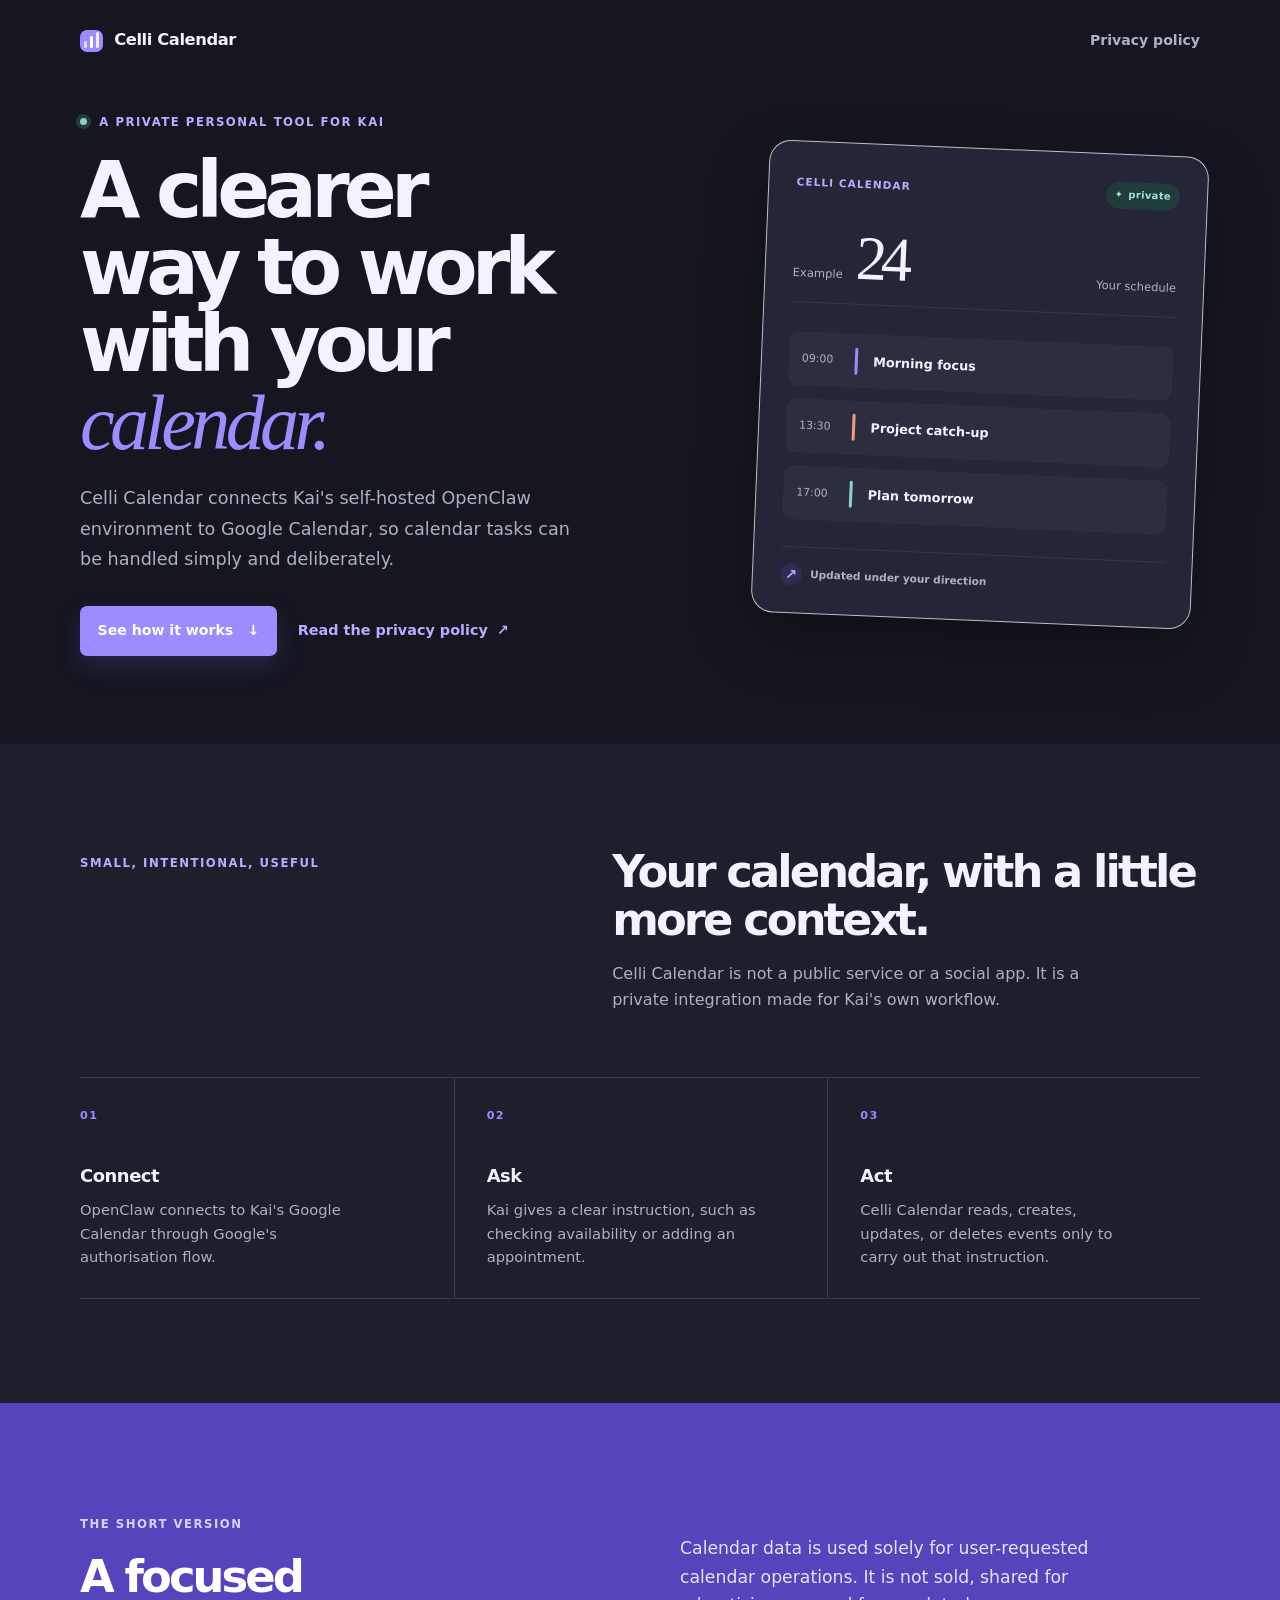
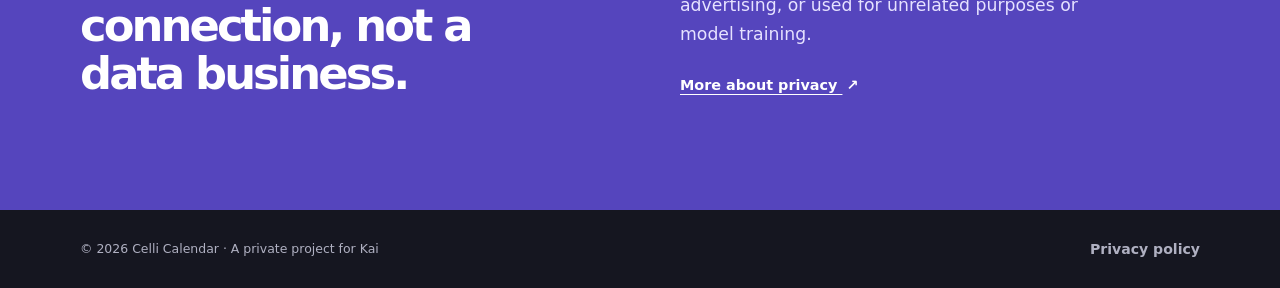
<file: index.html>
<!doctype html>
<html lang="en-AU">
<head>
  <meta charset="utf-8">
  <meta name="viewport" content="width=device-width, initial-scale=1">
  <meta name="description" content="Celli Calendar is Kai's private personal connection between OpenClaw and Google Calendar.">
  <title>Celli Calendar — a private calendar connection</title>
  <link rel="stylesheet" href="styles.css">
</head>
<body>
  <a class="skip-link" href="#main-content">Skip to content</a>
  <header class="site-header">
    <div class="container header-inner">
      <a class="brand" href="./" aria-label="Celli Calendar home">
        <span class="brand-mark" aria-hidden="true"><span></span><span></span><span></span></span>
        <span>Celli Calendar</span>
      </a>
      <nav aria-label="Main navigation">
        <a href="privacy/">Privacy policy</a>
      </nav>
    </div>
  </header>

  <main id="main-content">
    <section class="hero container" aria-labelledby="hero-title">
      <div class="hero-copy">
        <p class="eyebrow"><span class="status-dot" aria-hidden="true"></span> A private personal tool for Kai</p>
        <h1 id="hero-title">A clearer way to work with your <em>calendar.</em></h1>
        <p class="hero-lede">Celli Calendar connects Kai's self-hosted OpenClaw environment to Google Calendar, so calendar tasks can be handled simply and deliberately.</p>
        <div class="hero-actions">
          <a class="button button-primary" href="#how-it-works">See how it works <span aria-hidden="true">↓</span></a>
          <a class="text-link" href="privacy/">Read the privacy policy <span aria-hidden="true">↗</span></a>
        </div>
      </div>
      <div class="calendar-card" aria-label="Illustration of a calendar task">
        <div class="card-topline"><span class="mini-label">CELLI CALENDAR</span><span class="secure-chip"><span aria-hidden="true">✦</span> private</span></div>
        <div class="card-date"><span>Example</span><strong>24</strong><span>Your schedule</span></div>
        <div class="event-list">
          <div class="event event-purple"><span class="event-time">09:00</span><span class="event-line"></span><span class="event-name">Morning focus</span></div>
          <div class="event event-orange"><span class="event-time">13:30</span><span class="event-line"></span><span class="event-name">Project catch-up</span></div>
          <div class="event event-teal"><span class="event-time">17:00</span><span class="event-line"></span><span class="event-name">Plan tomorrow</span></div>
        </div>
        <div class="card-footer"><span class="pulse-icon" aria-hidden="true">↗</span><span>Updated under your direction</span></div>
      </div>
    </section>

    <section class="intro-section" id="how-it-works" aria-labelledby="how-title">
      <div class="container">
        <div class="section-heading">
          <p class="eyebrow">Small, intentional, useful</p>
          <h2 id="how-title">Your calendar, with a little more context.</h2>
          <p>Celli Calendar is not a public service or a social app. It is a private integration made for Kai's own workflow.</p>
        </div>
        <div class="feature-grid">
          <article class="feature-card">
            <div class="feature-number" aria-hidden="true">01</div>
            <h3>Connect</h3>
            <p>OpenClaw connects to Kai's Google Calendar through Google's authorisation flow.</p>
          </article>
          <article class="feature-card">
            <div class="feature-number" aria-hidden="true">02</div>
            <h3>Ask</h3>
            <p>Kai gives a clear instruction, such as checking availability or adding an appointment.</p>
          </article>
          <article class="feature-card">
            <div class="feature-number" aria-hidden="true">03</div>
            <h3>Act</h3>
            <p>Celli Calendar reads, creates, updates, or deletes events only to carry out that instruction.</p>
          </article>
        </div>
      </div>
    </section>

    <section class="scope-section" aria-labelledby="scope-title">
      <div class="container scope-layout">
        <div>
          <p class="eyebrow">The short version</p>
          <h2 id="scope-title">A focused connection, not a data business.</h2>
        </div>
        <div class="scope-copy">
          <p>Calendar data is used solely for user-requested calendar operations. It is not sold, shared for advertising, or used for unrelated purposes or model training.</p>
          <a class="text-link" href="privacy/">More about privacy <span aria-hidden="true">↗</span></a>
        </div>
      </div>
    </section>
  </main>

  <footer class="site-footer">
    <div class="container footer-inner">
      <p>© 2026 Celli Calendar · A private project for Kai</p>
      <a href="privacy/">Privacy policy</a>
    </div>
  </footer>
</body>
</html>
</file>
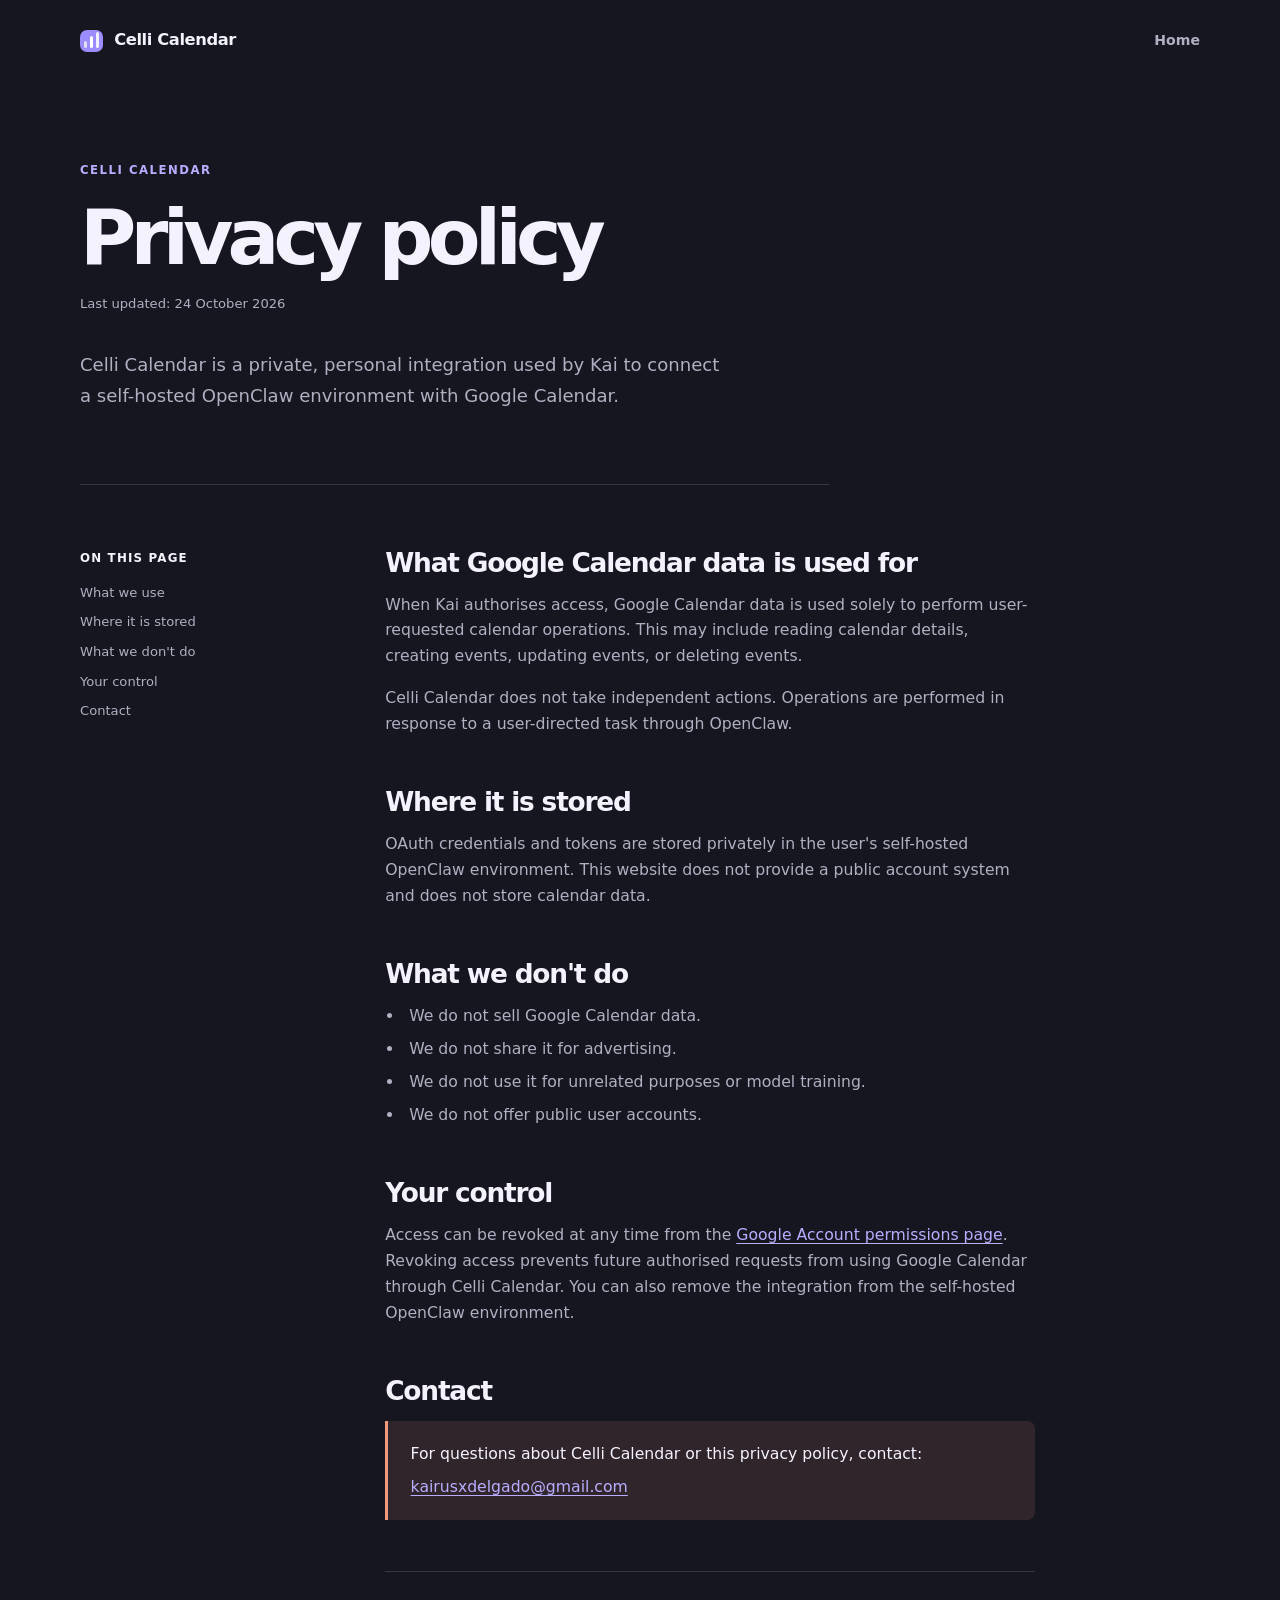
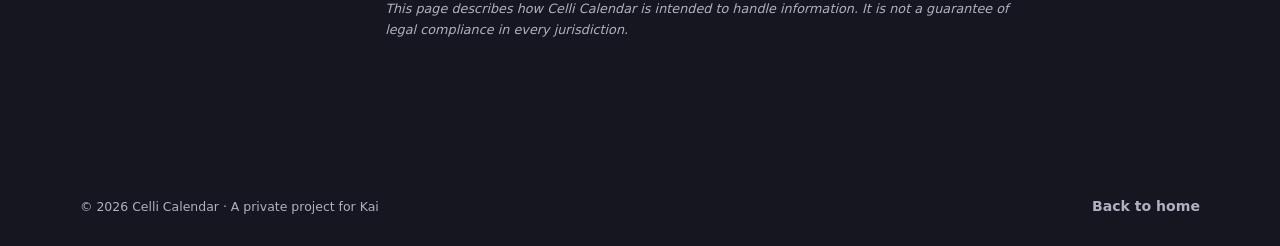
<file: privacy/index.html>
<!doctype html>
<html lang="en-AU">
<head>
  <meta charset="utf-8">
  <meta name="viewport" content="width=device-width, initial-scale=1">
  <meta name="description" content="The Celli Calendar privacy policy. Learn how Google Calendar data is handled in Kai's private OpenClaw environment.">
  <title>Privacy policy — Celli Calendar</title>
  <link rel="stylesheet" href="../styles.css">
</head>
<body>
  <a class="skip-link" href="#main-content">Skip to content</a>
  <header class="site-header">
    <div class="container header-inner">
      <a class="brand" href="../" aria-label="Celli Calendar home">
        <span class="brand-mark" aria-hidden="true"><span></span><span></span><span></span></span>
        <span>Celli Calendar</span>
      </a>
      <nav aria-label="Main navigation">
        <a href="../">Home</a>
      </nav>
    </div>
  </header>

  <main id="main-content" class="policy-page container">
    <div class="policy-intro">
      <p class="eyebrow">Celli Calendar</p>
      <h1>Privacy policy</h1>
      <p class="policy-meta">Last updated: 24 October 2026</p>
      <p class="policy-lede">Celli Calendar is a private, personal integration used by Kai to connect a self-hosted OpenClaw environment with Google Calendar.</p>
    </div>

    <div class="policy-grid">
      <aside class="policy-aside" aria-label="On this page">
        <p>On this page</p>
        <a href="#what-we-use">What we use</a>
        <a href="#where-stored">Where it is stored</a>
        <a href="#what-we-dont-do">What we don't do</a>
        <a href="#your-control">Your control</a>
        <a href="#contact">Contact</a>
      </aside>
      <div class="policy-content">
        <section id="what-we-use">
          <h2>What Google Calendar data is used for</h2>
          <p>When Kai authorises access, Google Calendar data is used solely to perform user-requested calendar operations. This may include reading calendar details, creating events, updating events, or deleting events.</p>
          <p>Celli Calendar does not take independent actions. Operations are performed in response to a user-directed task through OpenClaw.</p>
        </section>

        <section id="where-stored">
          <h2>Where it is stored</h2>
          <p>OAuth credentials and tokens are stored privately in the user's self-hosted OpenClaw environment. This website does not provide a public account system and does not store calendar data.</p>
        </section>

        <section id="what-we-dont-do">
          <h2>What we don't do</h2>
          <ul>
            <li>We do not sell Google Calendar data.</li>
            <li>We do not share it for advertising.</li>
            <li>We do not use it for unrelated purposes or model training.</li>
            <li>We do not offer public user accounts.</li>
          </ul>
        </section>

        <section id="your-control">
          <h2>Your control</h2>
          <p>Access can be revoked at any time from the <a href="https://myaccount.google.com/permissions">Google Account permissions page</a>. Revoking access prevents future authorised requests from using Google Calendar through Celli Calendar. You can also remove the integration from the self-hosted OpenClaw environment.</p>
        </section>

        <section id="contact">
          <h2>Contact</h2>
          <div class="contact-note">
            <p>For questions about Celli Calendar or this privacy policy, contact:</p>
            <p><a href="mailto:kairusxdelgado@gmail.com">kairusxdelgado@gmail.com</a></p>
          </div>
        </section>

        <p class="policy-note">This page describes how Celli Calendar is intended to handle information. It is not a guarantee of legal compliance in every jurisdiction.</p>
      </div>
    </div>
  </main>

  <footer class="site-footer">
    <div class="container footer-inner">
      <p>© 2026 Celli Calendar · A private project for Kai</p>
      <a href="../">Back to home</a>
    </div>
  </footer>
</body>
</html>
</file>
<file: styles.css>
:root {
  --ink: #f4f2ff;
  --muted: #afb0c1;
  --paper: #151620;
  --card: #242536;
  --line: #353646;
  --violet: #9b8cff;
  --violet-deep: #b8adff;
  --lavender: #302b53;
  --coral: #f39a7c;
  --teal: #8bd2c4;
  --shadow: 0 24px 60px rgba(0, 0, 0, .3);
  color-scheme: dark;
}

* { box-sizing: border-box; }
html { scroll-behavior: smooth; }
body {
  margin: 0;
  background: var(--paper);
  color: var(--ink);
  font-family: Inter, ui-sans-serif, system-ui, -apple-system, BlinkMacSystemFont, "Segoe UI", sans-serif;
  font-size: 1rem;
  line-height: 1.65;
  -webkit-font-smoothing: antialiased;
}
a { color: inherit; }
a:focus-visible { outline: 3px solid var(--coral); outline-offset: 4px; }
.container { width: min(1120px, calc(100% - 48px)); margin-inline: auto; }
.skip-link {
  position: absolute; left: 1rem; top: -5rem; z-index: 10; padding: .65rem 1rem;
  border-radius: 6px; background: var(--ink); color: #fff; text-decoration: none;
}
.skip-link:focus { top: 1rem; }
.site-header { padding: 1.7rem 0; }
.header-inner, .footer-inner { display: flex; align-items: center; justify-content: space-between; gap: 1.5rem; }
.brand { display: inline-flex; align-items: center; gap: .7rem; font-size: 1.02rem; font-weight: 750; letter-spacing: -.025em; text-decoration: none; }
.brand-mark { display: inline-flex; align-items: end; gap: 3px; height: 22px; padding: 4px; border-radius: 7px; background: var(--violet); }
.brand-mark span { display: block; width: 3px; border-radius: 3px; background: #fff; }
.brand-mark span:nth-child(1) { height: 7px; opacity: .7; }
.brand-mark span:nth-child(2) { height: 12px; }
.brand-mark span:nth-child(3) { height: 16px; opacity: .85; }
nav a, .footer-inner a { color: var(--muted); font-size: .88rem; font-weight: 650; text-decoration: none; }
nav a:hover, .footer-inner a:hover, .text-link:hover { color: var(--violet-deep); }
.hero { display: grid; grid-template-columns: minmax(0, 1.02fr) minmax(360px, .98fr); align-items: center; gap: clamp(3rem, 8vw, 8rem); min-height: 610px; padding-top: 2rem; padding-bottom: 5.5rem; }
.hero-copy { max-width: 590px; }
.eyebrow { margin: 0 0 1.2rem; color: var(--violet-deep); font-size: .73rem; font-weight: 800; letter-spacing: .13em; text-transform: uppercase; }
.status-dot { display: inline-block; width: 7px; height: 7px; margin: 0 .42rem .08rem 0; border-radius: 50%; background: var(--teal); box-shadow: 0 0 0 4px rgba(123, 188, 177, .2); }
h1, h2, h3, p { margin-top: 0; }
h1 { max-width: 670px; margin-bottom: 1.4rem; font-size: clamp(3.2rem, 6.1vw, 5.6rem); line-height: .99; letter-spacing: -.075em; }
h1 em { color: var(--violet); font-family: Georgia, "Times New Roman", serif; font-weight: 400; letter-spacing: -.06em; }
.hero-lede { max-width: 510px; margin-bottom: 2rem; color: var(--muted); font-size: 1.1rem; line-height: 1.72; }
.hero-actions { display: flex; flex-wrap: wrap; align-items: center; gap: 1.3rem; }
.button { display: inline-flex; align-items: center; gap: .9rem; border-radius: 7px; padding: .83rem 1.1rem; font-size: .88rem; font-weight: 750; text-decoration: none; transition: transform .2s ease, box-shadow .2s ease; }
.button-primary { background: var(--violet); color: #fff; box-shadow: 0 10px 24px rgba(107, 89, 216, .22); }
.button-primary:hover { transform: translateY(-2px); box-shadow: 0 14px 28px rgba(107, 89, 216, .3); }
.text-link { color: var(--violet-deep); font-size: .9rem; font-weight: 750; text-underline-offset: 4px; text-decoration: none; }
.text-link span { display: inline-block; margin-left: .25rem; transition: transform .2s ease; }
.text-link:hover span { transform: translate(2px, -2px); }
.calendar-card { width: min(100%, 440px); justify-self: end; padding: 1.7rem; border: 1px solid rgba(255,255,255,.7); border-radius: 22px; background: var(--card); box-shadow: var(--shadow); transform: rotate(2.4deg); }
.card-topline, .card-footer { display: flex; align-items: center; justify-content: space-between; color: var(--muted); font-size: .66rem; font-weight: 800; letter-spacing: .1em; }
.mini-label { color: var(--violet-deep); }
.secure-chip { display: inline-flex; gap: .32rem; align-items: center; border-radius: 20px; padding: .32rem .55rem; background: #203b39; color: #9ee3d5; font-size: .62rem; letter-spacing: .04em; text-transform: none; }
.card-date { display: grid; grid-template-columns: auto 1fr auto; align-items: baseline; gap: .8rem; margin: 2.4rem 0 1.8rem; padding-bottom: 1.2rem; border-bottom: 1px solid var(--line); color: var(--muted); font-size: .72rem; }
.card-date strong { color: var(--ink); font-family: Georgia, "Times New Roman", serif; font-size: 3.9rem; font-weight: 400; line-height: .7; letter-spacing: -.1em; }
.event-list { display: grid; gap: .8rem; }
.event { display: grid; grid-template-columns: 42px 7px 1fr; align-items: center; gap: .7rem; min-height: 54px; padding: .6rem .8rem; border-radius: 10px; background: #2c2d3e; font-size: .8rem; }
.event-time { color: var(--muted); font-size: .68rem; }
.event-line { width: 3px; height: 27px; border-radius: 3px; }
.event-purple .event-line { background: var(--violet); } .event-orange .event-line { background: var(--coral); } .event-teal .event-line { background: var(--teal); }
.event-name { font-weight: 700; }
.card-footer { justify-content: flex-start; gap: .5rem; margin-top: 1.7rem; padding-top: 1rem; border-top: 1px solid var(--line); letter-spacing: 0; font-weight: 600; }
.pulse-icon { display: grid; place-items: center; width: 22px; height: 22px; border-radius: 50%; background: var(--lavender); color: var(--violet-deep); font-size: .9rem; }
.intro-section { padding: 6.5rem 0; background: #1e1f2c; }
.section-heading { display: grid; grid-template-columns: 1fr 1.3fr; column-gap: 5rem; align-items: start; margin-bottom: 4rem; }
.section-heading .eyebrow { margin-top: .4rem; }
h2 { font-size: clamp(2rem, 3.5vw, 3.2rem); line-height: 1.08; letter-spacing: -.065em; }
.section-heading h2 { margin-bottom: 1rem; }
.section-heading p:last-child { grid-column: 2; max-width: 490px; margin-bottom: 0; color: var(--muted); }
.feature-grid { display: grid; grid-template-columns: repeat(3, 1fr); gap: 1px; border-top: 1px solid #3b3c4b; }
.feature-card { min-height: 210px; padding: 1.8rem 2rem 1.8rem 0; border-bottom: 1px solid #3b3c4b; }
.feature-card + .feature-card { padding-left: 2rem; border-left: 1px solid #3b3c4b; }
.feature-number { margin-bottom: 2.2rem; color: var(--violet); font-size: .7rem; font-weight: 800; letter-spacing: .12em; }
.feature-card h3 { margin-bottom: .5rem; font-size: 1.12rem; letter-spacing: -.025em; }
.feature-card p { max-width: 270px; margin-bottom: 0; color: var(--muted); font-size: .92rem; line-height: 1.6; }
.scope-section { padding: 7rem 0; background: #5545bd; color: #fff; }
.scope-layout { display: grid; grid-template-columns: 1fr 1fr; gap: 5rem; }
.scope-section .eyebrow { color: #d8d1ff; }
.scope-section h2 { max-width: 490px; margin-bottom: 0; }
.scope-copy { align-self: end; max-width: 450px; }
.scope-copy p { margin-bottom: 1.5rem; color: #e6e2ff; font-size: 1.08rem; }
.scope-copy .text-link { color: #fff; text-decoration: underline; }
.site-footer { padding: 1.7rem 0; background: var(--paper); }
.footer-inner { color: var(--muted); font-size: .78rem; }
.footer-inner p { margin: 0; }

/* Privacy page */
.policy-page { padding-top: 5rem; padding-bottom: 7rem; }
.policy-intro { max-width: 750px; padding-bottom: 4.5rem; border-bottom: 1px solid var(--line); }
.policy-intro h1 { margin-bottom: 1.1rem; font-size: clamp(3rem, 6vw, 5rem); }
.policy-meta { color: var(--muted); font-size: .82rem; }
.policy-lede { max-width: 640px; margin: 2.2rem 0 0; color: var(--muted); font-size: 1.13rem; line-height: 1.7; }
.policy-grid { display: grid; grid-template-columns: 190px minmax(0, 650px); gap: clamp(3rem, 9vw, 8rem); padding-top: 4rem; }
.policy-aside { align-self: start; position: sticky; top: 1.5rem; display: grid; gap: .5rem; }
.policy-aside p { margin-bottom: .35rem; color: var(--ink); font-size: .74rem; font-weight: 800; letter-spacing: .1em; text-transform: uppercase; }
.policy-aside a { color: var(--muted); font-size: .82rem; text-decoration: none; }
.policy-aside a:hover { color: var(--violet-deep); }
.policy-content section { margin-bottom: 3.2rem; scroll-margin-top: 1.5rem; }
.policy-content h2 { margin-bottom: .9rem; font-size: 1.65rem; letter-spacing: -.045em; }
.policy-content p, .policy-content li { color: var(--muted); font-size: .98rem; }
.policy-content p { margin-bottom: 1rem; }
.policy-content a { color: var(--violet-deep); text-underline-offset: 3px; }
.policy-content ul { margin: 0; padding-left: 1.2rem; }
.policy-content li { margin: .45rem 0; padding-left: .3rem; }
.contact-note { margin-top: 1rem; padding: 1.25rem 1.4rem; border-left: 3px solid var(--coral); border-radius: 0 8px 8px 0; background: #30252a; }
.contact-note p { margin-bottom: .45rem; color: var(--ink); }
.contact-note p:last-child { margin-bottom: 0; }
.placeholder { color: #ffad91; font-size: .82rem; font-weight: 800; letter-spacing: .04em; }
.policy-note { padding-top: 1.6rem; border-top: 1px solid var(--line); font-size: .8rem !important; font-style: italic; }

@media (max-width: 800px) {
  .hero { grid-template-columns: 1fr; gap: 3rem; padding-top: 2.5rem; }
  .calendar-card { justify-self: center; transform: rotate(1.5deg); }
  .section-heading { grid-template-columns: 1fr; gap: 1.2rem; }
  .section-heading p:last-child { grid-column: 1; }
  .scope-layout { grid-template-columns: 1fr; gap: 2rem; }
  .scope-copy { align-self: start; }
  .policy-grid { grid-template-columns: 1fr; gap: 2.5rem; }
  .policy-aside { position: static; display: flex; flex-wrap: wrap; align-items: center; gap: .4rem 1rem; }
  .policy-aside p { flex-basis: 100%; }
}
@media (max-width: 560px) {
  .container { width: min(100% - 32px, 1120px); }
  .site-header { padding: 1.25rem 0; }
  .hero { min-height: auto; padding-top: 3rem; padding-bottom: 4rem; }
  h1 { font-size: clamp(2.9rem, 14vw, 4rem); }
  .hero-lede { font-size: 1rem; }
  .calendar-card { padding: 1.15rem; border-radius: 16px; }
  .card-date { margin-top: 1.8rem; }
  .card-date strong { font-size: 3.2rem; }
  .intro-section, .scope-section { padding: 4.5rem 0; }
  .feature-grid { grid-template-columns: 1fr; }
  .feature-card, .feature-card + .feature-card { min-height: auto; padding: 1.5rem 0; border-left: 0; }
  .feature-number { margin-bottom: 1rem; }
  .footer-inner { align-items: flex-start; flex-direction: column; gap: .4rem; }
  .policy-page { padding-top: 3rem; padding-bottom: 4rem; }
  .policy-intro { padding-bottom: 3rem; }
}
@media (prefers-reduced-motion: reduce) {
  html { scroll-behavior: auto; }
  *, *::before, *::after { scroll-behavior: auto !important; transition-duration: .01ms !important; animation-duration: .01ms !important; }
}
</file>
